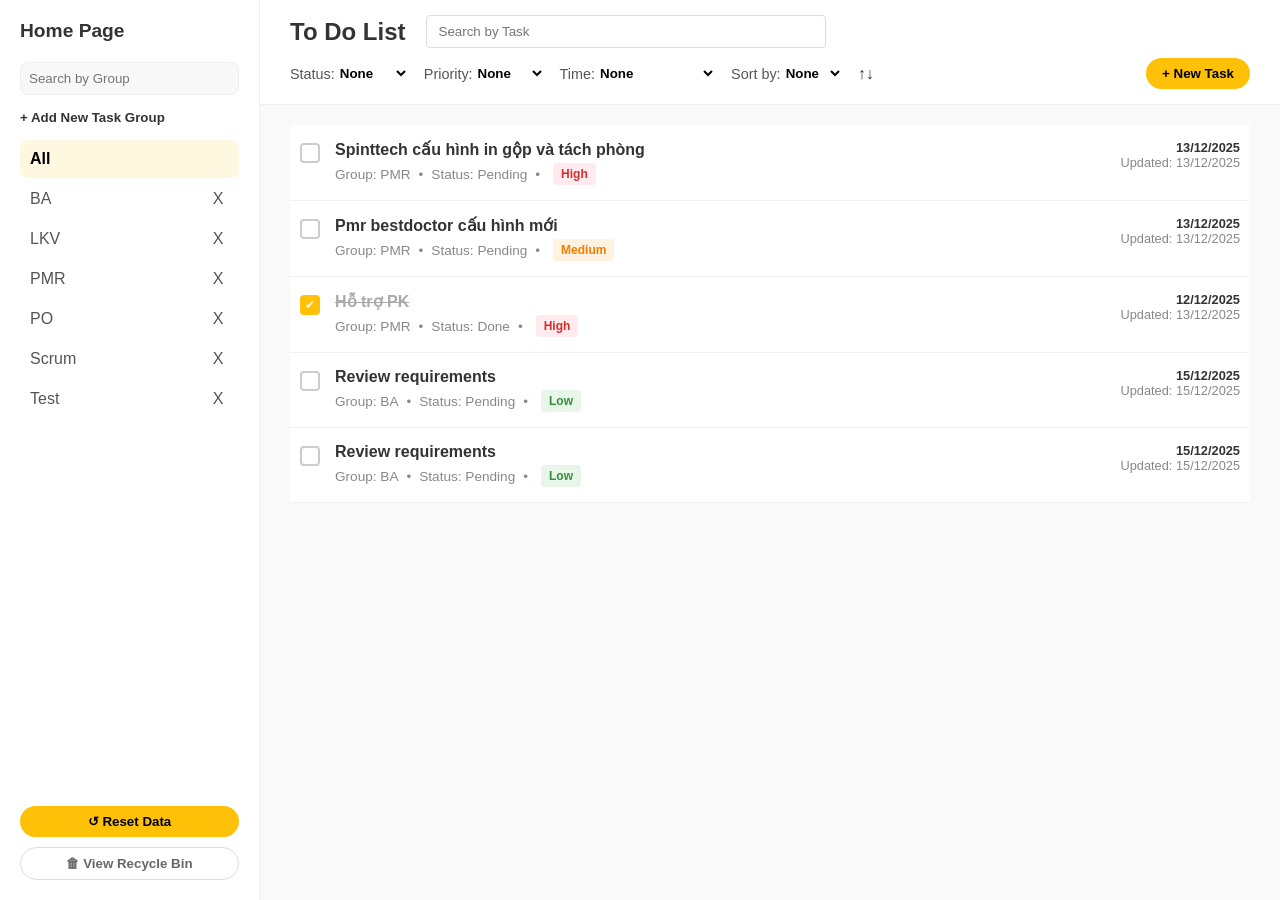
<file: index.html>
<!DOCTYPE html>
<html lang="en">

<head>
    <meta charset="UTF-8">
    <meta name="viewport" content="width=device-width, initial-scale=1.0">
    <title>Demo</title>
    <link rel="stylesheet" href="demo.css">
</head>

<body>
    <aside class="sidebar">
        <div class="brand">
            <span>Home Page</span>
        </div>

        <div class="sidebar-search">
            <input type="text" id="groupSearchInput" placeholder="Search by Group">
        </div>

        <button class="add-group-btn" onclick="openGroupModal()">+ Add New Task Group</button>

        <ul class="group-list" id="groupList">
        </ul>

        <div class="deleted-tasks-btn">
            <button class="btn btn-yellow" style="width: 100%;" onclick="resetAllData()">↺ Reset Data</button>
        </div>

        <div class="deleted-tasks-btn" style="margin-top: 10px;">
            <button class="btn btn-outline" style="width: 100%;" onclick="openRecycleBin()">🗑 View Recycle Bin</button>
        </div>

        <div class="modal-overlay" id="recycleBinModal">
            <div class="modal" style="width: 500px; max-height: 80vh; display: flex; flex-direction: column;">
                <h3>Recycle Bin</h3>
                <div id="recycleBinList"
                    style="flex-grow: 1; overflow-y: auto; margin-bottom: 15px; border-radius: 8px; padding: 10px;">
                </div>
                <div class="modal-actions">
                    <button class="btn btn-red" onclick="deleteAllBinData()">Delete All</button>
                    <button class="btn btn-outline" onclick="closeRecycleBin()">Close</button>
                </div>
            </div>
        </div>
        <div class="modal-overlay" id="confirmationModal">
            <div class="modal" style="width: 400px; display: flex; flex-direction: column;">
                <h3>Confirm Action</h3>
                <div id="confirmationMessage" style="margin-bottom: 20px; color: #555; line-height: 1.5;">
                </div>
                <div class="modal-actions">
                    <button class="btn btn-red" id="confirmBtn">Confirm</button>
                    <button class="btn btn-outline" id="cancelConfirmBtn">Cancel</button>
                </div>
            </div>
        </div>
    </aside>

    <main class="main-content">
        <div class="top-bar">
            <div class="flex items-center">
                <h1 class="page-title">To Do List</h1>
                <div class="search-box">
                    <input type="text" id="taskSearchInput" placeholder="Search by Task">
                </div>
            </div>

            <div class="filter-row">
                <div class="filter-select">
                    Status:
                    <select id="statusFilter">
                        <option value="All">None</option>
                        <option value="Pending">Pending</option>
                        <option value="Done">Done</option>
                    </select>
                </div>
                <div class="filter-select">
                    Priority:
                    <select id="priorityFilter">
                        <option value="All">None</option>
                        <option value="High">High</option>
                        <option value="Medium">Medium</option>
                        <option value="Low">Low</option>
                    </select>
                </div>
                <div class="filter-select">
                    Time:
                    <select id="timeFilter">
                        <option value="All">None</option>
                        <option value="Today">Today</option>
                        <option value="Last7Days">Last 7 days</option>
                        <option value="Last30Days">Last 30 days</option>
                        <option value="LongAgo">A long time ago</option>
                    </select>
                </div>
                <div class="filter-select">
                    Sort by:
                    <select id="sortOption">
                        <option value="None">None</option>
                        <option value="Name">Name</option>
                        <option value="Status">Status</option>
                    </select>
                </div>
                <span id="reverseButton" onclick="reverseOrder()" style="cursor: pointer;">↑↓</span>
                <button class="btn btn-yellow" style="margin-left: auto;" onclick="openTaskPanel()">+ New Task</button>
            </div>
        </div>

        <div class="task-list-container" id="taskListContainer">
        </div>
    </main>

    <div class="side-panel" id="taskPanel">
        <div class="panel-header">
            <h3>Task Detail</h3>
            <button class="close-btn" onclick="closeTaskPanel()">&times;</button>
        </div>

        <div class="form-group">
            <label>Task</label>
            <input type="text" id="inputTaskTitle">
        </div>
        <div class="form-group">
            <label>Description</label>
            <textarea id="inputTaskDesc"></textarea>
        </div>
        <div class="form-group">
            <label>Task Group</label>
            <select id="inputTaskGroup">
            </select>
        </div>
        <div class="form-group">
            <label>Status</label>
            <select id="inputTaskStatus">
                <option value="Pending">Pending</option>
                <option value="Done">Done</option>
            </select>
        </div>
        <div class="form-group">
            <label>Priority</label>
            <select id="inputTaskPriority">
                <option value="High">High</option>
                <option value="Medium">Medium</option>
                <option value="Low">Low</option>
            </select>
        </div>
        <div class="form-group" id="inputTaskDateCont">
            <label>Date Created</label>
            <input type="text" id="inputTaskDate">
        </div>
        <div class="form-group" style="display: none;" id="inputTaskUpdateCont">
            <label>Date Updated</label>
            <input type="text" id="inputTaskUpdate">
        </div>
        <div class="panel-footer">
            <button class="btn btn-outline" onclick="deleteCurrentTask()" id="deleteBtn"
                style="color:red; border-color: #ffebee;">Delete Task</button>
            <div class="panel-actions-right">
                <button class="btn btn-outline" onclick="closeTaskPanel()">Cancel</button>
                <button class="btn btn-yellow" onclick="saveTask()">Save changes</button>
            </div>
        </div>
    </div>

    <div class="modal-overlay" id="groupModal">
        <div class="modal">
            <h3>Add New Task Group</h3>
            <div class="form-group">
                <input type="text" id="newGroupName" placeholder="Group Name">
            </div>
            <div class="modal-actions">
                <button class="btn btn-outline" onclick="closeGroupModal()">Cancel</button>
                <button class="btn btn-yellow" onclick="saveGroup()">Save</button>
            </div>
        </div>
    </div>

    <script src="demo.js"></script>
</body>

</html>
</file>
<file: demo.css>
* {
    box-sizing: border-box;
    margin: 0;
    padding: 0;
    font-family: 'Segoe UI', Tahoma, Geneva, Verdana, sans-serif;
}

body {
    background-color: #f9f9f9;
    color: #333;
    height: 100vh;
    display: flex;
    overflow: hidden;
}

.hidden {
    display: none !important;
}

.flex {
    display: flex;
}

.items-center {
    align-items: center;
}

.justify-between {
    justify-content: space-between;
}

.btn {
    border: none;
    cursor: pointer;
    padding: 8px 16px;
    border-radius: 20px;
    font-weight: 600;
    transition: 0.2s;
}

.btn-yellow {
    background-color: #ffc107;
    color: #000;
}

.btn-red {
    background-color: #ff0000;
    color: #000;
}

.btn-yellow:hover {
    background-color: #e0a800;
}

.btn-outline {
    background: transparent;
    border: 1px solid #ddd;
    color: #666;
}

.btn-outline:hover {
    background: #eee;
}

.btn-red:hover {
    background-color: #d32f2f;
}

.badge {
    padding: 4px 8px;
    border-radius: 4px;
    font-size: 0.75rem;
    font-weight: bold;
    margin-left: 5px;
}

.p-high {
    color: #d32f2f;
    background-color: #ffebee;
}

.p-medium {
    color: #f57c00;
    background-color: #fff3e0;
}

.p-low {
    color: #388e3c;
    background-color: #e8f5e9;
}

.sidebar {
    width: 260px;
    background: white;
    border-right: 1px solid #eee;
    display: flex;
    flex-direction: column;
    padding: 20px;
    height: 100%;
}

.brand {
    font-size: 1.2rem;
    font-weight: bold;
    margin-bottom: 20px;
    display: flex;
    align-items: center;
    gap: 10px;
}

.sidebar-search input {
    width: 100%;
    padding: 8px;
    border: 1px solid #eee;
    border-radius: 8px;
    background: #f8f8f8;
    margin-bottom: 15px;
}

.add-group-btn {
    color: #333;
    background: none;
    border: none;
    font-weight: 600;
    cursor: pointer;
    text-align: left;
    margin-bottom: 15px;
    display: block;
    width: 100%;
}

.add-group-btn:hover {
    color: #000;
    text-decoration: underline;
}

.group-list {
    list-style: none;
    flex-grow: 1;
    overflow-y: auto;
}

.group-item {
    padding: 10px;
    cursor: pointer;
    border-radius: 8px;
    display: flex;
    justify-content: space-between;
    color: #555;
    margin-bottom: 2px;
}

.group-item:hover {
    background-color: #d8d6d6;
}

.group-item.active {
    background-color: #fff8e1;
    color: #000;
    font-weight: 600;
}

.deleted-tasks-btn {
    margin-top: auto;
    width: 100%;
    text-align: center;
}

.main-content {
    flex-grow: 1;
    display: flex;
    flex-direction: column;
    padding: 0;
    position: relative;
}

.top-bar {
    padding: 15px 30px;
    background: white;
    border-bottom: 1px solid #eee;
}

.page-title {
    font-size: 1.5rem;
    font-weight: bold;
    margin-right: 20px;
}

.filter-row {
    display: flex;
    align-items: center;
    gap: 15px;
    flex-wrap: wrap;
    margin-top: 10px;
}

.search-box {
    flex-grow: 1;
    max-width: 400px;
}

.search-box input {
    width: 100%;
    padding: 8px 12px;
    border: 1px solid #ddd;
    border-radius: 4px;
}

.filter-select {
    display: flex;
    align-items: center;
    gap: 1px;
    font-size: 0.9rem;
    color: #555;
}


.filter-select select {
    border: none;
    background: transparent;
    font-weight: 600;
    cursor: pointer;
    outline: none;
}

.task-list-container {
    padding: 20px 30px;
    overflow-y: auto;
    flex-grow: 1;
}

.task-item {
    background: white;
    border-bottom: 1px solid #f0f0f0;
    padding: 15px 10px;
    display: flex;
    align-items: flex-start;
    gap: 15px;
    transition: 0.2s;
    cursor: pointer;
}

.task-item:hover {
    background-color: #d8d6d6;
}

.checkbox {
    width: 20px;
    height: 20px;
    border: 2px solid #ccc;
    border-radius: 4px;
    cursor: pointer;
    display: flex;
    align-items: center;
    justify-content: center;
    margin-top: 3px;
    flex-shrink: 0;
}

.checkbox.checked {
    background-color: #ffc107;
    border-color: #ffc107;
}

.checkbox.checked::after {
    content: '✔';
    color: white;
    font-size: 12px;
}

.task-content {
    flex-grow: 1;
}

.task-title {
    font-weight: 600;
    font-size: 1rem;
    color: #333;
    margin-bottom: 4px;
}

.task-meta {
    font-size: 0.85rem;
    color: #888;
    display: flex;
    align-items: center;
    gap: 8px;
    flex-wrap: wrap;
}

.task-date {
    margin-left: auto;
    font-size: 0.85rem;
    color: #999;
    white-space: nowrap;
}

.side-panel {
    position: fixed;
    top: 0;
    right: -450px;
    width: 400px;
    height: 100%;
    background: white;
    box-shadow: -5px 0 15px rgba(0, 0, 0, 0.05);
    padding: 25px;
    transition: right 0.3s ease;
    z-index: 100;
    display: flex;
    flex-direction: column;
}

.side-panel.open {
    right: 0;
}

.panel-header {
    display: flex;
    justify-content: space-between;
    align-items: center;
    margin-bottom: 20px;
}

.close-btn {
    background: none;
    border: none;
    font-size: 1.5rem;
    cursor: pointer;
}

.form-group {
    margin-bottom: 15px;
}

.form-group label {
    display: block;
    font-size: 0.85rem;
    font-weight: 600;
    margin-bottom: 5px;
    color: #555;
}

.form-group input,
.form-group select,
.form-group textarea {
    width: 100%;
    padding: 10px;
    border: 1px solid #eee;
    border-radius: 6px;
    background: #fafafa;
    outline: none;
}

.form-group textarea {
    height: 80px;
    resize: none;
}

.panel-footer {
    margin-top: auto;
    display: flex;
    justify-content: space-between;
    gap: 10px;
    border-top: 1px solid #eee;
    padding-top: 20px;
}

.panel-actions-right {
    display: flex;
    gap: 10px;
}

.modal-overlay {
    position: fixed;
    top: 0;
    left: 0;
    width: 100%;
    height: 100%;
    background: rgba(0, 0, 0, 0.3);
    display: flex;
    justify-content: center;
    align-items: center;
    z-index: 200;
    opacity: 0;
    pointer-events: none;
    transition: 0.2s;
}

.modal-overlay.show {
    opacity: 1;
    pointer-events: auto;
}

.modal {
    background: white;
    padding: 25px;
    border-radius: 10px;
    width: 350px;
    box-shadow: 0 10px 25px rgba(0, 0, 0, 0.1);
}

.modal h3 {
    margin-bottom: 15px;
}

.modal-actions {
    display: flex;
    justify-content: flex-end;
    gap: 10px;
    margin-top: 20px;
}

.deleteGroupBtn {
    width: 11%;
    height: 8%;
    border-radius: 50%;
    align-content: center;
    text-align: center;
}

.deleteGroupBtn:hover {
    color: #d32f2f;
    transition: 0.5s;
}
</file>
